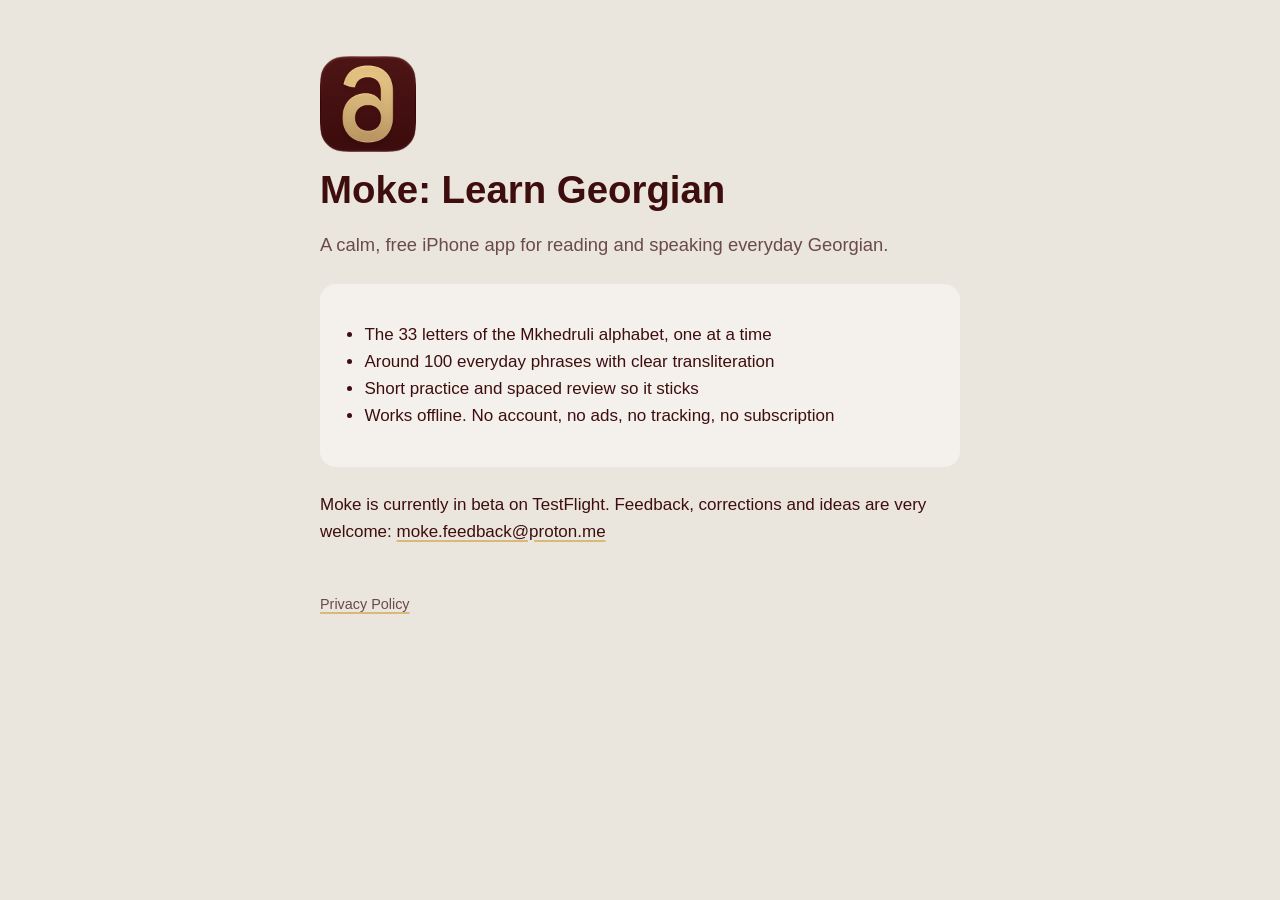
<file: index.html>
<!doctype html><html lang="en"><head><meta charset="utf-8"><meta name="viewport" content="width=device-width,initial-scale=1">
<title>Moke: Learn Georgian</title><meta name="description" content="A free, offline iPhone app for learning to read and speak basic Georgian."><link rel="icon" href="icon.png"><link rel="stylesheet" href="style.css"></head>
<body><main>
<img class="mark" src="icon.png" alt="Moke app icon">
<h1>Moke: Learn Georgian</h1>
<p class="lede">A calm, free iPhone app for reading and speaking everyday Georgian.</p>
<div class="card"><ul>
<li>The 33 letters of the Mkhedruli alphabet, one at a time</li>
<li>Around 100 everyday phrases with clear transliteration</li>
<li>Short practice and spaced review so it sticks</li>
<li>Works offline. No account, no ads, no tracking, no subscription</li>
</ul></div>
<p>Moke is currently in beta on TestFlight. Feedback, corrections and ideas are very welcome: <a href="mailto:moke.feedback@proton.me">moke.feedback@proton.me</a></p>
<footer><a href="privacy.html">Privacy Policy</a></footer>
</main></body></html>
</file>
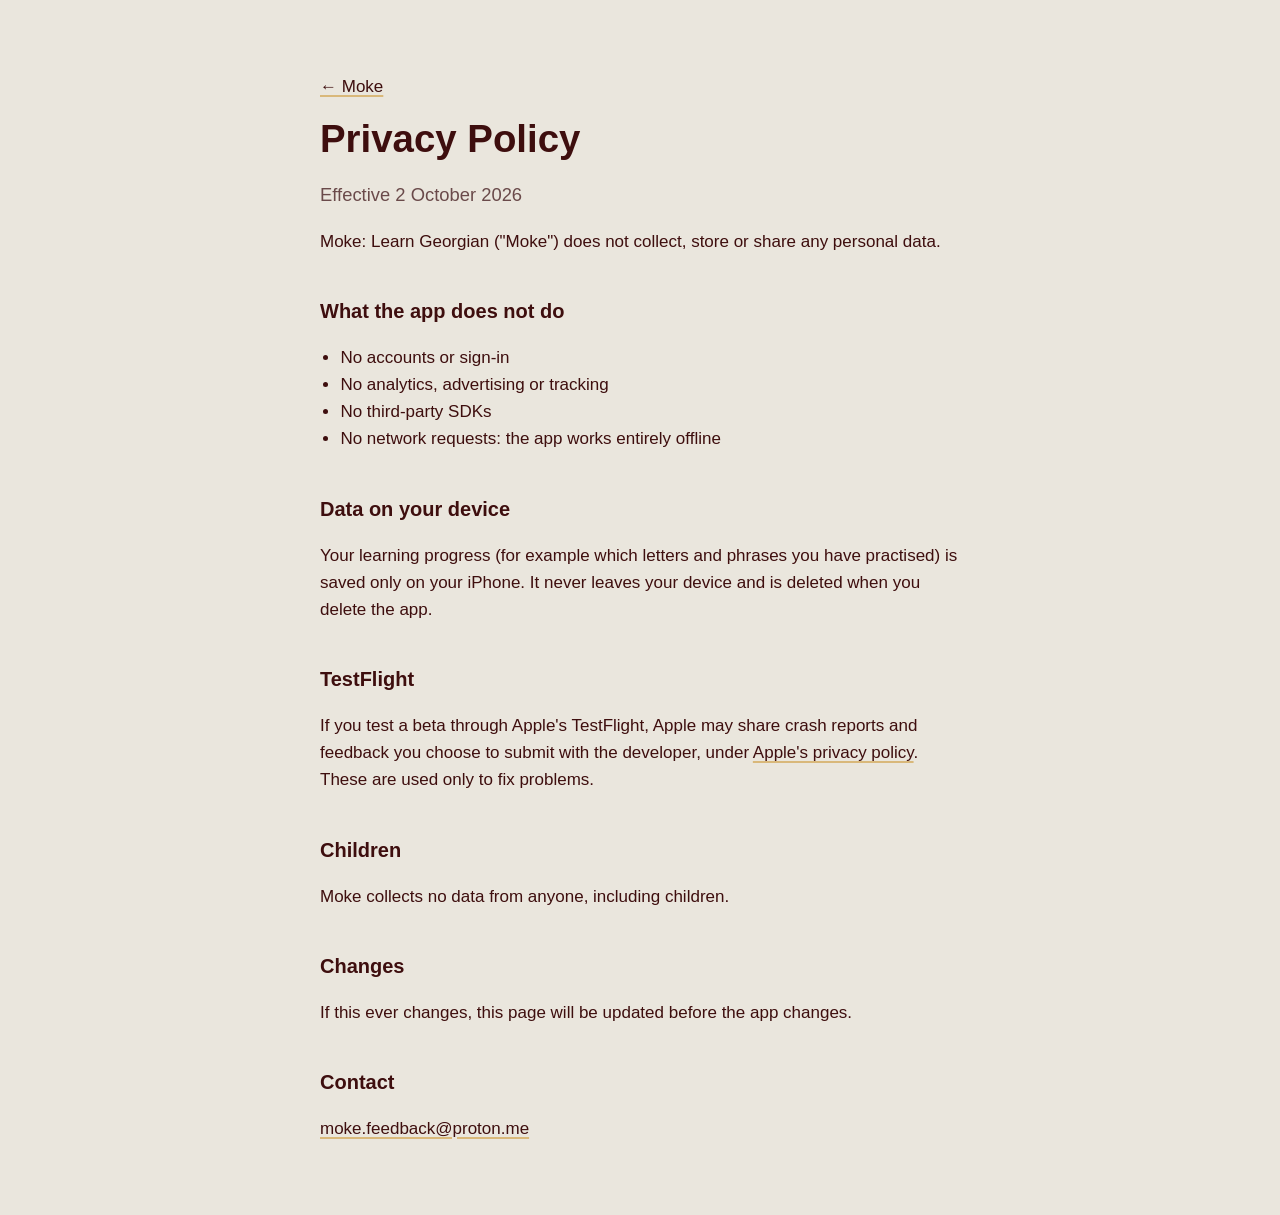
<file: privacy.html>
<!doctype html><html lang="en"><head><meta charset="utf-8"><meta name="viewport" content="width=device-width,initial-scale=1">
<title>Moke Privacy Policy</title><link rel="icon" href="icon.png"><link rel="stylesheet" href="style.css"></head>
<body><main>
<p><a href="./">← Moke</a></p>
<h1>Privacy Policy</h1>
<p class="lede">Effective 2 October 2026</p>
<p>Moke: Learn Georgian ("Moke") does not collect, store or share any personal data.</p>
<h2>What the app does not do</h2>
<ul><li>No accounts or sign-in</li><li>No analytics, advertising or tracking</li><li>No third-party SDKs</li><li>No network requests: the app works entirely offline</li></ul>
<h2>Data on your device</h2>
<p>Your learning progress (for example which letters and phrases you have practised) is saved only on your iPhone. It never leaves your device and is deleted when you delete the app.</p>
<h2>TestFlight</h2>
<p>If you test a beta through Apple's TestFlight, Apple may share crash reports and feedback you choose to submit with the developer, under <a href="https://www.apple.com/legal/privacy/">Apple's privacy policy</a>. These are used only to fix problems.</p>
<h2>Children</h2>
<p>Moke collects no data from anyone, including children.</p>
<h2>Changes</h2>
<p>If this ever changes, this page will be updated before the app changes.</p>
<h2>Contact</h2>
<p><a href="mailto:moke.feedback@proton.me">moke.feedback@proton.me</a></p>
</main></body></html>
</file>
<file: style.css>
:root{--ink:#3E0E0E;--soft:#6A4A4A;--paper:#EAE6DD;--card:#F4F1ED;--brush:#D9B87A}
@media (prefers-color-scheme:dark){:root{--ink:#F1E9E4;--soft:#C9B7B0;--paper:#1A1212;--card:#251B1B}}
*{box-sizing:border-box}body{margin:0;background:var(--paper);color:var(--ink);font:17px/1.6 -apple-system,BlinkMacSystemFont,"Helvetica Neue",sans-serif}
main{max-width:680px;margin:0 auto;padding:56px 20px}h1{font-size:2.4rem;line-height:1.15;margin:.2em 0}h2{margin-top:2em;font-size:1.25rem}
.mark{width:96px;height:96px;border-radius:22px}.lede{color:var(--soft);font-size:1.15rem}.card{background:var(--card);border-radius:16px;padding:20px 24px;margin:24px 0}
a{color:inherit;text-decoration-color:var(--brush);text-decoration-thickness:2px;text-underline-offset:3px}footer{margin-top:48px;color:var(--soft);font-size:.9rem}ul{padding-left:1.2em}
</file>
